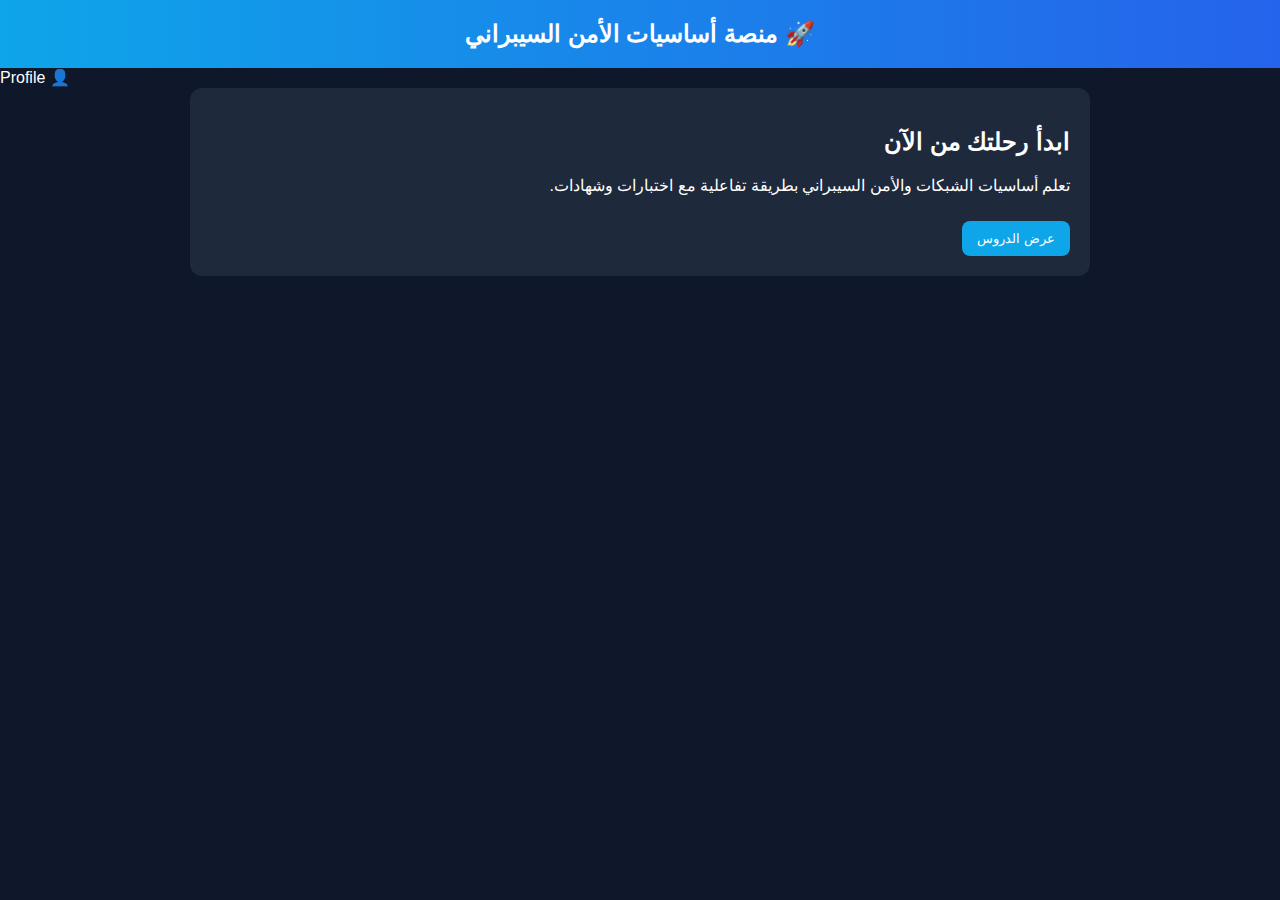
<file: index.html>
<!DOCTYPE html>
<html lang="ar" dir="rtl">
<head>
<meta charset="UTF-8">
<title>CyberEdu Platform</title>
<link rel="stylesheet" href="style.css">
</head>
<body>

<header>🚀 منصة أساسيات الأمن السيبراني</header>

<a href="profile.html" style="float:left; color:white; text-decoration:none;">👤 Profile</a>

  
<div class="container">
<div class="card">
<h2>ابدأ رحلتك من الآن</h2>
<p>تعلم أساسيات الشبكات والأمن السيبراني بطريقة تفاعلية مع اختبارات وشهادات.</p>
<a href="lessons.html"><button>عرض الدروس</button></a>
</div>
</div>

</body>
</html>
</file>
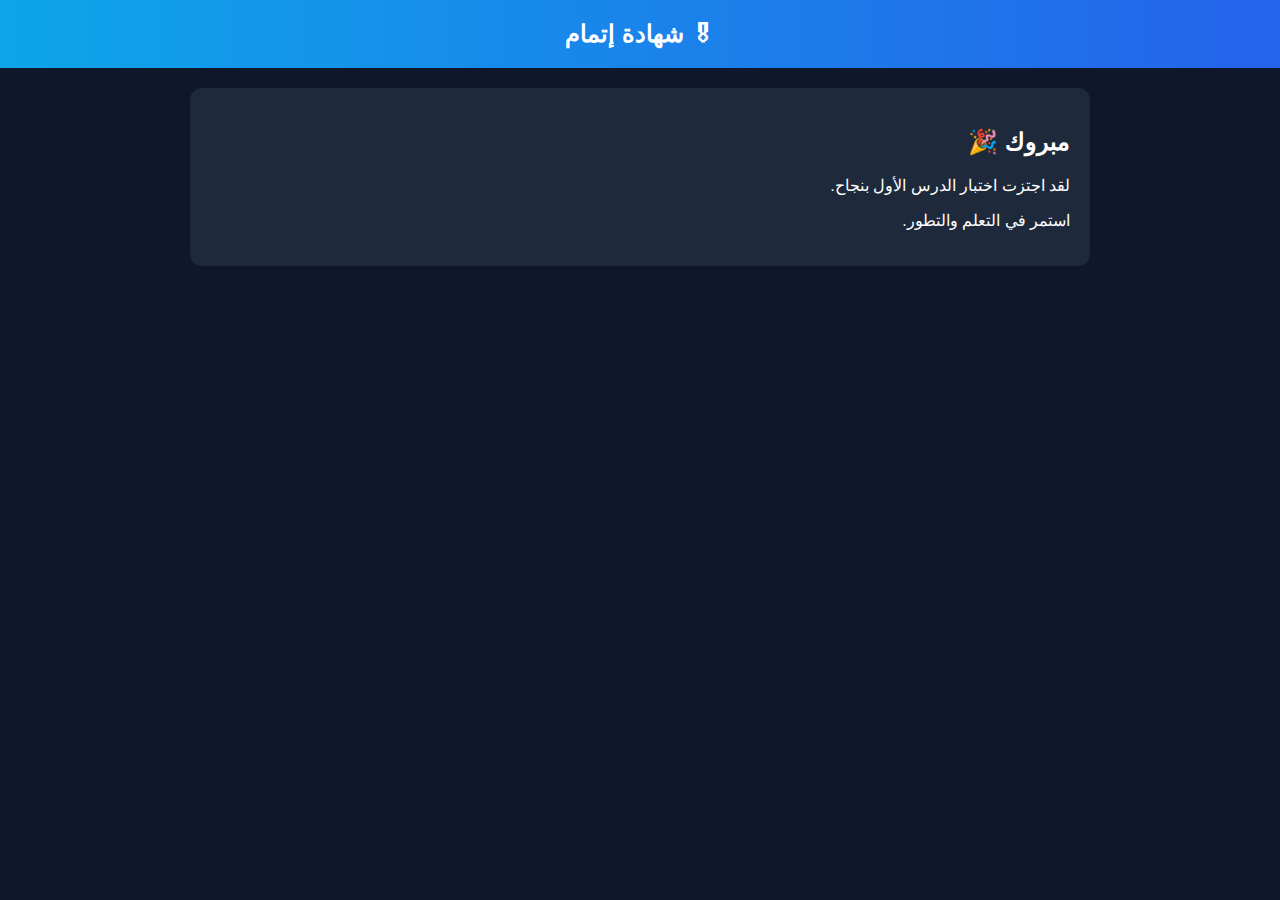
<file: certificate.html>
<!DOCTYPE html>
<html lang="ar" dir="rtl">
<head>
<meta charset="UTF-8">
<title>الشهادة</title>
<link rel="stylesheet" href="style.css">
</head>
<body>

<header>🎖  شهادة إتمام </header>

<div class="container">
<div class="card">
<h2>مبروك 🎉</h2>
<p>لقد اجتزت اختبار الدرس الأول بنجاح.</p>
<p>استمر في التعلم والتطور.</p>
</div>
</div>

</body>
</html>
</file>
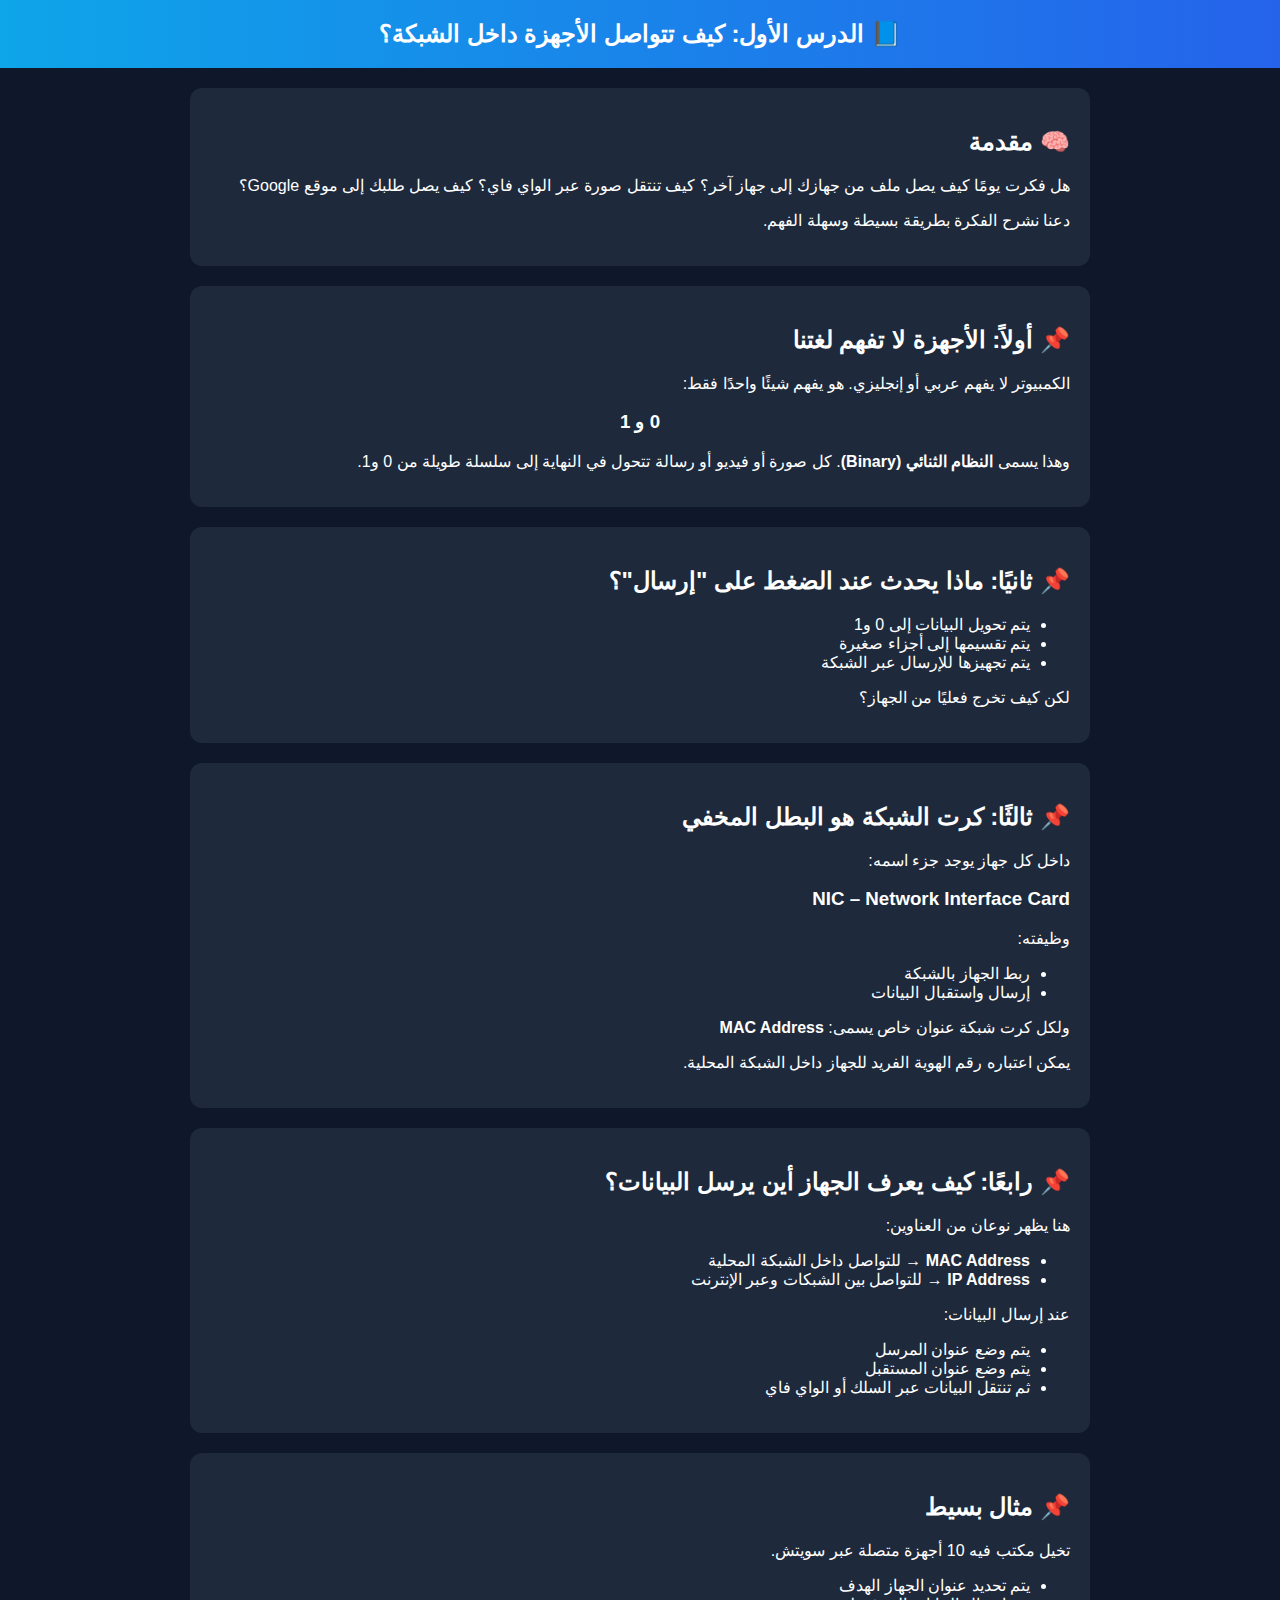
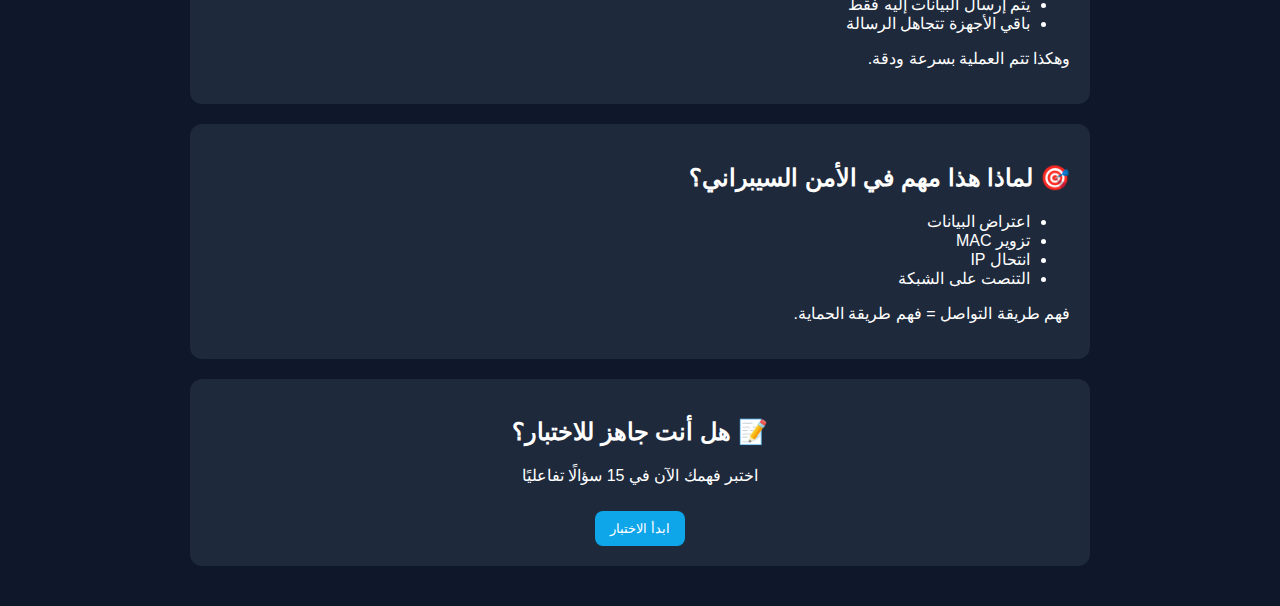
<file: lesson 1.html>
<!DOCTYPE html>
<html lang="ar" dir="rtl">
<head>
<meta charset="UTF-8">
<meta name="viewport" content="width=device-width, initial-scale=1.0">
<title>الدرس الأول - كيف تتواصل الأجهزة؟</title>
<link rel="stylesheet" href="style.css">
</head>

<body>

<header>📘 الدرس الأول: كيف تتواصل الأجهزة داخل الشبكة؟</header>

<div class="container">

<div class="card">
<h2>🧠 مقدمة</h2>
<p>
هل فكرت يومًا كيف يصل ملف من جهازك إلى جهاز آخر؟
كيف تنتقل صورة عبر الواي فاي؟
كيف يصل طلبك إلى موقع Google؟
</p>
<p>
دعنا نشرح الفكرة بطريقة بسيطة وسهلة الفهم.
</p>
</div>

<div class="card">
<h2>📌 أولاً: الأجهزة لا تفهم لغتنا</h2>
<p>
الكمبيوتر لا يفهم عربي أو إنجليزي.
هو يفهم شيئًا واحدًا فقط:
</p>

<h3 style="text-align:center;">0 و 1</h3>

<p>
وهذا يسمى <strong>النظام الثنائي (Binary)</strong>.
كل صورة أو فيديو أو رسالة تتحول في النهاية إلى سلسلة طويلة من 0 و1.
</p>
</div>

<div class="card">
<h2>📌 ثانيًا: ماذا يحدث عند الضغط على "إرسال"؟</h2>

<ul>
<li>يتم تحويل البيانات إلى 0 و1</li>
<li>يتم تقسيمها إلى أجزاء صغيرة</li>
<li>يتم تجهيزها للإرسال عبر الشبكة</li>
</ul>

<p>
لكن كيف تخرج فعليًا من الجهاز؟
</p>
</div>

<div class="card">
<h2>📌 ثالثًا: كرت الشبكة هو البطل المخفي</h2>

<p>
داخل كل جهاز يوجد جزء اسمه:
</p>

<h3>NIC – Network Interface Card</h3>

<p>
وظيفته:
</p>

<ul>
<li>ربط الجهاز بالشبكة</li>
<li>إرسال واستقبال البيانات</li>
</ul>

<p>
ولكل كرت شبكة عنوان خاص يسمى:
<strong>MAC Address</strong>
</p>

<p>
يمكن اعتباره رقم الهوية الفريد للجهاز داخل الشبكة المحلية.
</p>
</div>

<div class="card">
<h2>📌 رابعًا: كيف يعرف الجهاز أين يرسل البيانات؟</h2>

<p>
هنا يظهر نوعان من العناوين:
</p>

<ul>
<li><strong>MAC Address</strong> → للتواصل داخل الشبكة المحلية</li>
<li><strong>IP Address</strong> → للتواصل بين الشبكات وعبر الإنترنت</li>
</ul>

<p>
عند إرسال البيانات:
</p>

<ul>
<li>يتم وضع عنوان المرسل</li>
<li>يتم وضع عنوان المستقبل</li>
<li>ثم تنتقل البيانات عبر السلك أو الواي فاي</li>
</ul>
</div>

<div class="card">
<h2>📌 مثال بسيط</h2>

<p>
تخيل مكتب فيه 10 أجهزة متصلة عبر سويتش.
</p>

<ul>
<li>يتم تحديد عنوان الجهاز الهدف</li>
<li>يتم إرسال البيانات إليه فقط</li>
<li>باقي الأجهزة تتجاهل الرسالة</li>
</ul>

<p>
وهكذا تتم العملية بسرعة ودقة.
</p>
</div>

<div class="card">
<h2>🎯 لماذا هذا مهم في الأمن السيبراني؟</h2>

<ul>
<li>اعتراض البيانات</li>
<li>تزوير MAC</li>
<li>انتحال IP</li>
<li>التنصت على الشبكة</li>
</ul>

<p>
فهم طريقة التواصل = فهم طريقة الحماية.
</p>
</div>

<div class="card" style="text-align:center;">
<h2>📝 هل أنت جاهز للاختبار؟</h2>
<p>اختبر فهمك الآن في 15 سؤالًا تفاعليًا</p>
<a href="quiz1.html"><button>ابدأ الاختبار</button></a>
</div>

</div>

</body>
</html>
</file>
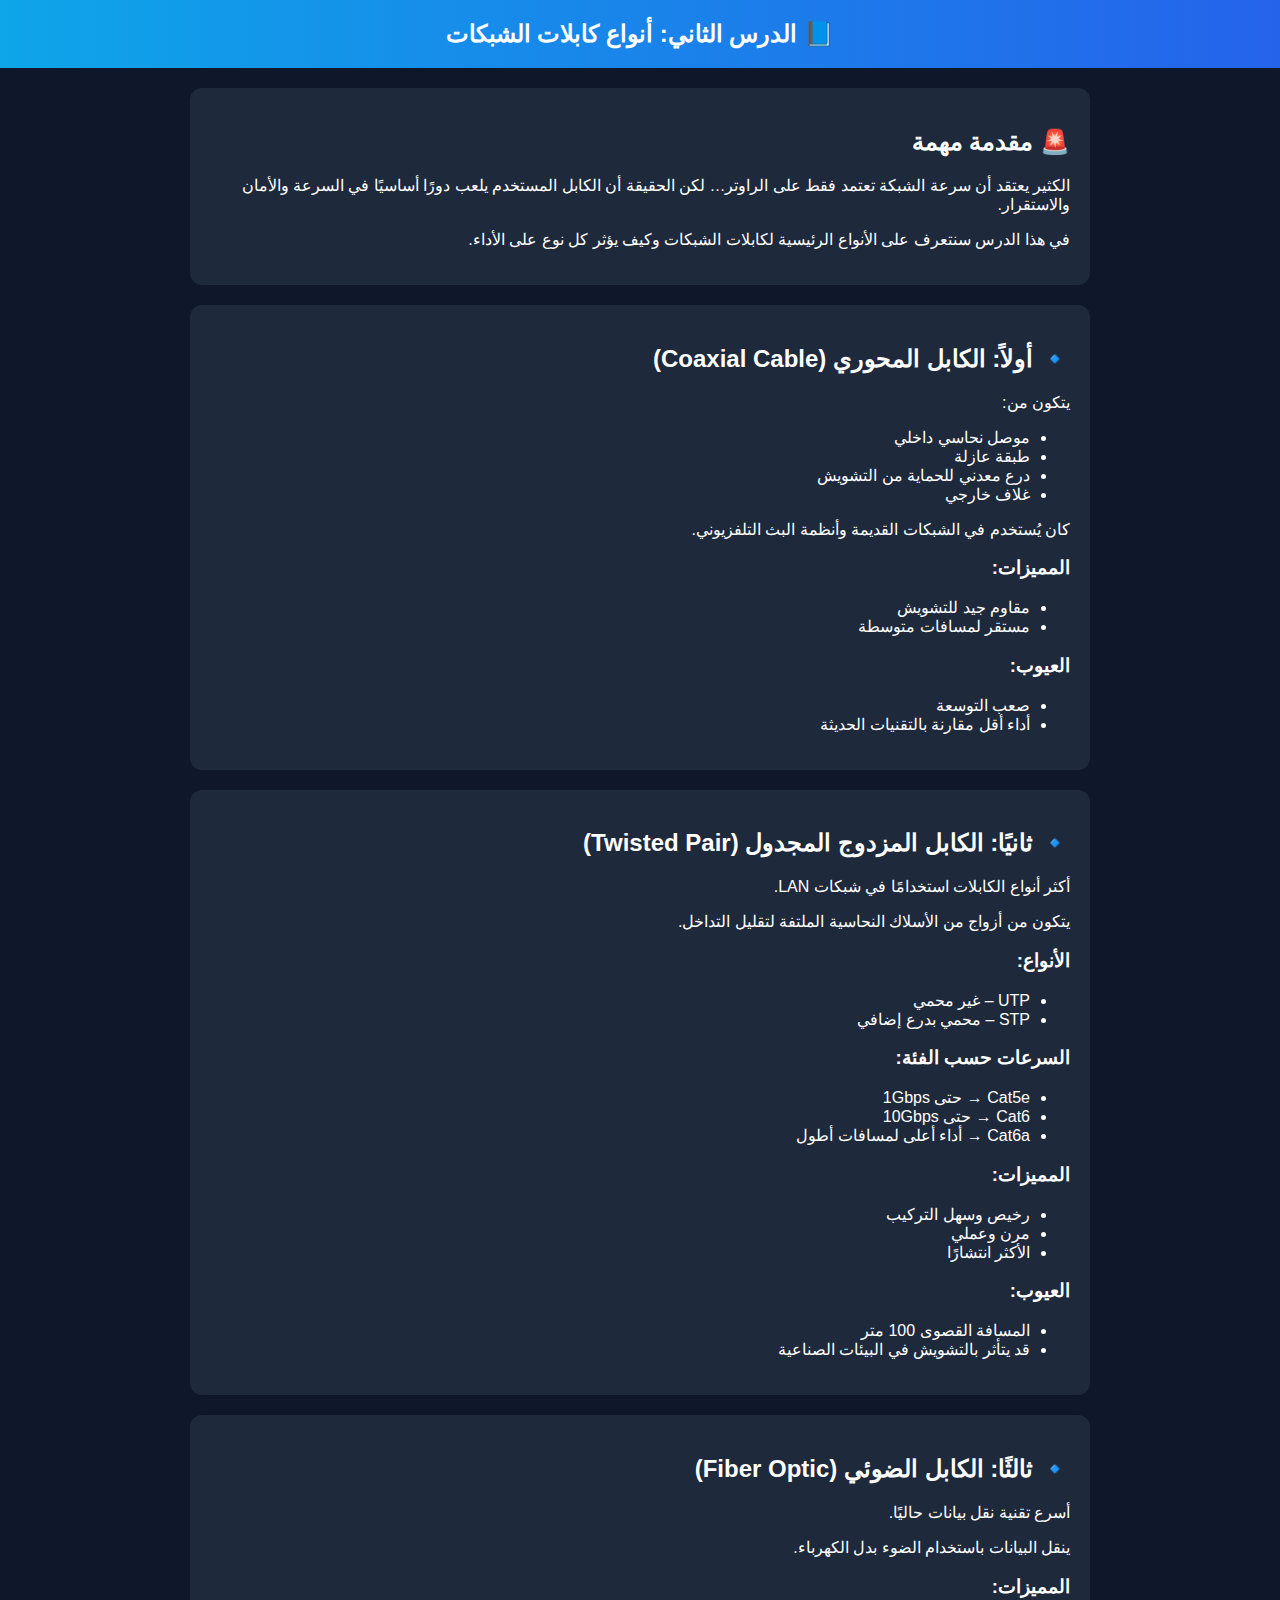
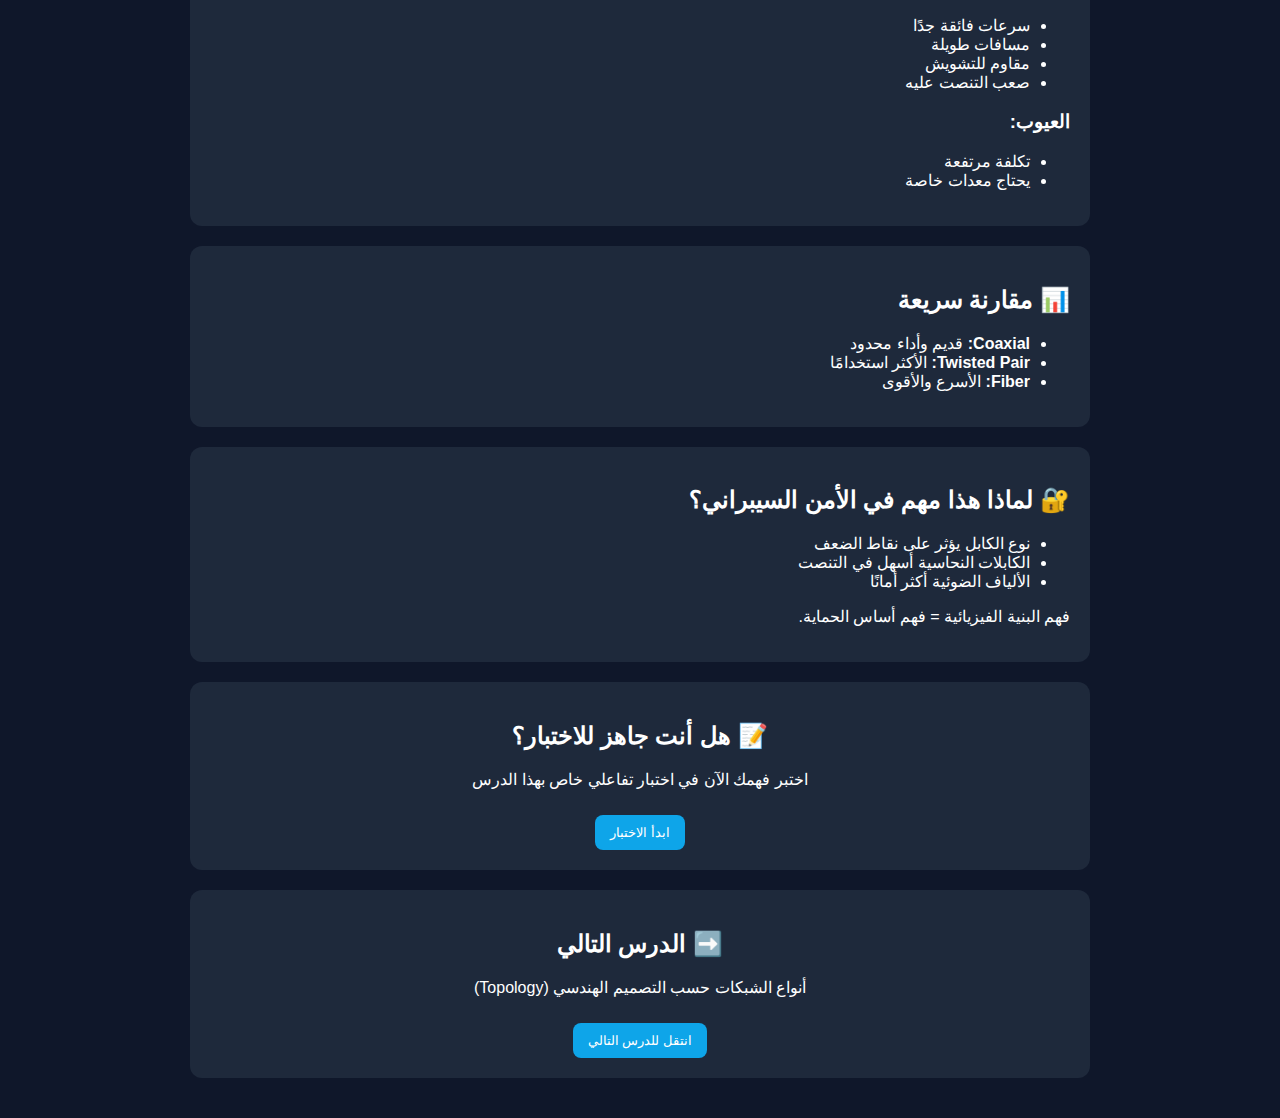
<file: lesson2.html>
<!DOCTYPE html>
<html lang="ar" dir="rtl">
<head>
<meta charset="UTF-8">
<meta name="viewport" content="width=device-width, initial-scale=1.0">
<title>الدرس الثاني - أنواع كابلات الشبكات</title>
<link rel="stylesheet" href="style.css">
</head>

<body>

<header>📘 الدرس الثاني: أنواع كابلات الشبكات</header>

<div class="container">

<div class="card">
<h2>🚨 مقدمة مهمة</h2>
<p>
الكثير يعتقد أن سرعة الشبكة تعتمد فقط على الراوتر…
لكن الحقيقة أن الكابل المستخدم يلعب دورًا أساسيًا في السرعة والأمان والاستقرار.
</p>
<p>
في هذا الدرس سنتعرف على الأنواع الرئيسية لكابلات الشبكات وكيف يؤثر كل نوع على الأداء.
</p>
</div>

<div class="card">
<h2>🔹 أولاً: الكابل المحوري (Coaxial Cable)</h2>

<p>
يتكون من:
</p>

<ul>
<li>موصل نحاسي داخلي</li>
<li>طبقة عازلة</li>
<li>درع معدني للحماية من التشويش</li>
<li>غلاف خارجي</li>
</ul>

<p>
كان يُستخدم في الشبكات القديمة وأنظمة البث التلفزيوني.
</p>

<h3>المميزات:</h3>
<ul>
<li>مقاوم جيد للتشويش</li>
<li>مستقر لمسافات متوسطة</li>
</ul>

<h3>العيوب:</h3>
<ul>
<li>صعب التوسعة</li>
<li>أداء أقل مقارنة بالتقنيات الحديثة</li>
</ul>
</div>

<div class="card">
<h2>🔹 ثانيًا: الكابل المزدوج المجدول (Twisted Pair)</h2>

<p>
أكثر أنواع الكابلات استخدامًا في شبكات LAN.
</p>

<p>
يتكون من أزواج من الأسلاك النحاسية الملتفة لتقليل التداخل.
</p>

<h3>الأنواع:</h3>
<ul>
<li>UTP – غير محمي</li>
<li>STP – محمي بدرع إضافي</li>
</ul>

<h3>السرعات حسب الفئة:</h3>
<ul>
<li>Cat5e → حتى 1Gbps</li>
<li>Cat6 → حتى 10Gbps</li>
<li>Cat6a → أداء أعلى لمسافات أطول</li>
</ul>

<h3>المميزات:</h3>
<ul>
<li>رخيص وسهل التركيب</li>
<li>مرن وعملي</li>
<li>الأكثر انتشارًا</li>
</ul>

<h3>العيوب:</h3>
<ul>
<li>المسافة القصوى 100 متر</li>
<li>قد يتأثر بالتشويش في البيئات الصناعية</li>
</ul>
</div>

<div class="card">
<h2>🔹 ثالثًا: الكابل الضوئي (Fiber Optic)</h2>

<p>
أسرع تقنية نقل بيانات حاليًا.
</p>

<p>
ينقل البيانات باستخدام الضوء بدل الكهرباء.
</p>

<h3>المميزات:</h3>
<ul>
<li>سرعات فائقة جدًا</li>
<li>مسافات طويلة</li>
<li>مقاوم للتشويش</li>
<li>صعب التنصت عليه</li>
</ul>

<h3>العيوب:</h3>
<ul>
<li>تكلفة مرتفعة</li>
<li>يحتاج معدات خاصة</li>
</ul>
</div>

<div class="card">
<h2>📊 مقارنة سريعة</h2>

<ul>
<li><strong>Coaxial:</strong> قديم وأداء محدود</li>
<li><strong>Twisted Pair:</strong> الأكثر استخدامًا</li>
<li><strong>Fiber:</strong> الأسرع والأقوى</li>
</ul>

</div>

<div class="card">
<h2>🔐 لماذا هذا مهم في الأمن السيبراني؟</h2>

<ul>
<li>نوع الكابل يؤثر على نقاط الضعف</li>
<li>الكابلات النحاسية أسهل في التنصت</li>
<li>الألياف الضوئية أكثر أمانًا</li>
</ul>

<p>
فهم البنية الفيزيائية = فهم أساس الحماية.
</p>
</div>

<div class="card" style="text-align:center;">
<h2>📝 هل أنت جاهز للاختبار؟</h2>
<p>اختبر فهمك الآن في اختبار تفاعلي خاص بهذا الدرس</p>
<a href="quiz2.html"><button>ابدأ الاختبار</button></a>
</div>

<div class="card" style="text-align:center;">
<h2>➡️ الدرس التالي</h2>
<p>أنواع الشبكات حسب التصميم الهندسي (Topology)</p>
<a href="lesson3.html"><button>انتقل للدرس التالي</button></a>
</div>

</div>

</body>
</html>
</file>
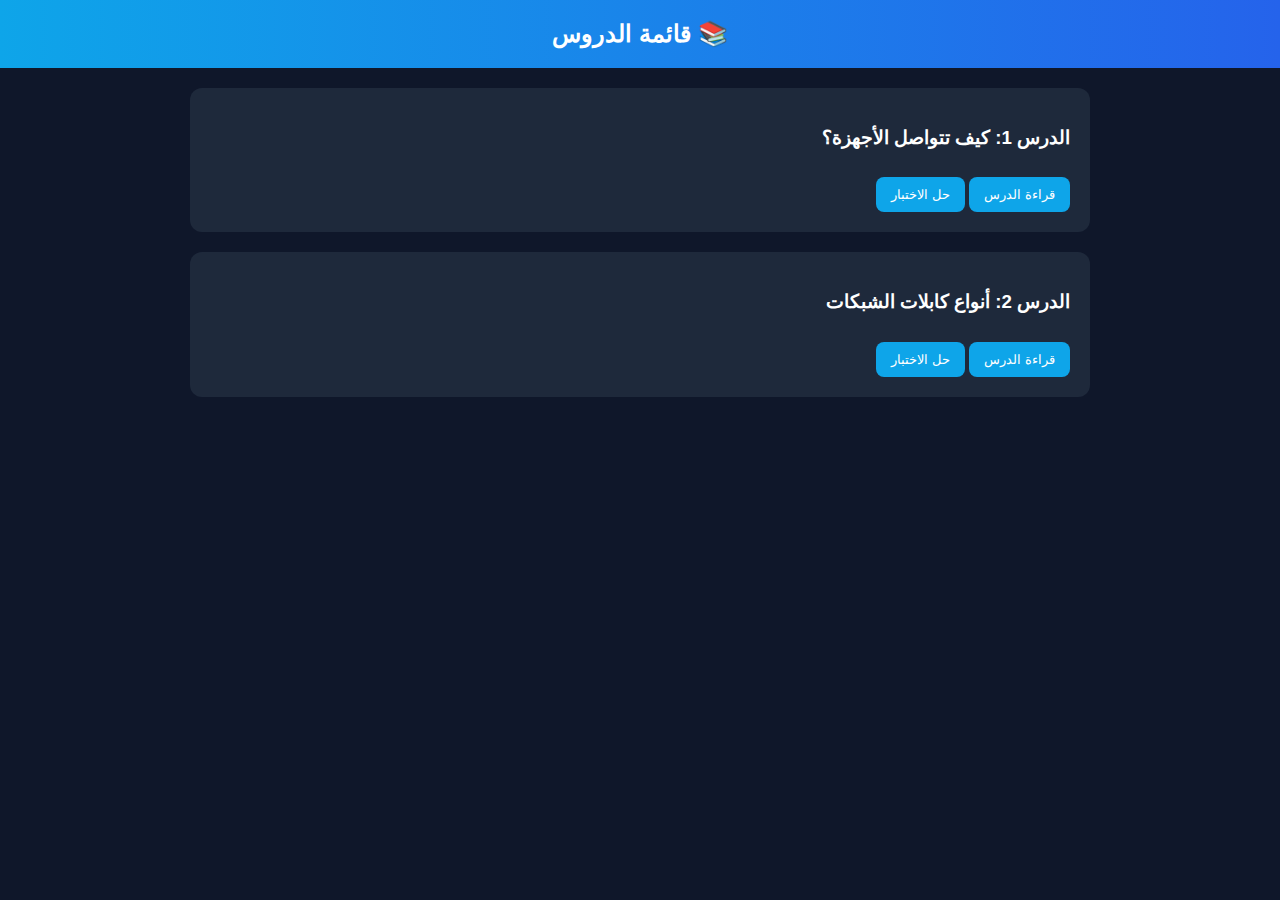
<file: lessons.html>
<!DOCTYPE html>
<html lang="ar" dir="rtl">
<head>
<meta charset="UTF-8">
<title>الدروس</title>
<link rel="stylesheet" href="style.css">
</head>
<body>

<header>📚 قائمة الدروس</header>

<div class="container">

<div class="card">
<h3>الدرس 1: كيف تتواصل الأجهزة؟</h3>
<a href="lesson1.html"><button>قراءة الدرس</button></a>
<a href="quiz1.html"><button>حل الاختبار</button></a>
</div>

<div class="card">
<h3>الدرس 2: أنواع كابلات الشبكات</h3>
<a href="lesson2.html"><button>قراءة الدرس</button></a>
<a href="quiz2.html"><button>حل الاختبار</button></a>
</div>




</div>

</body>
</html>
</file>
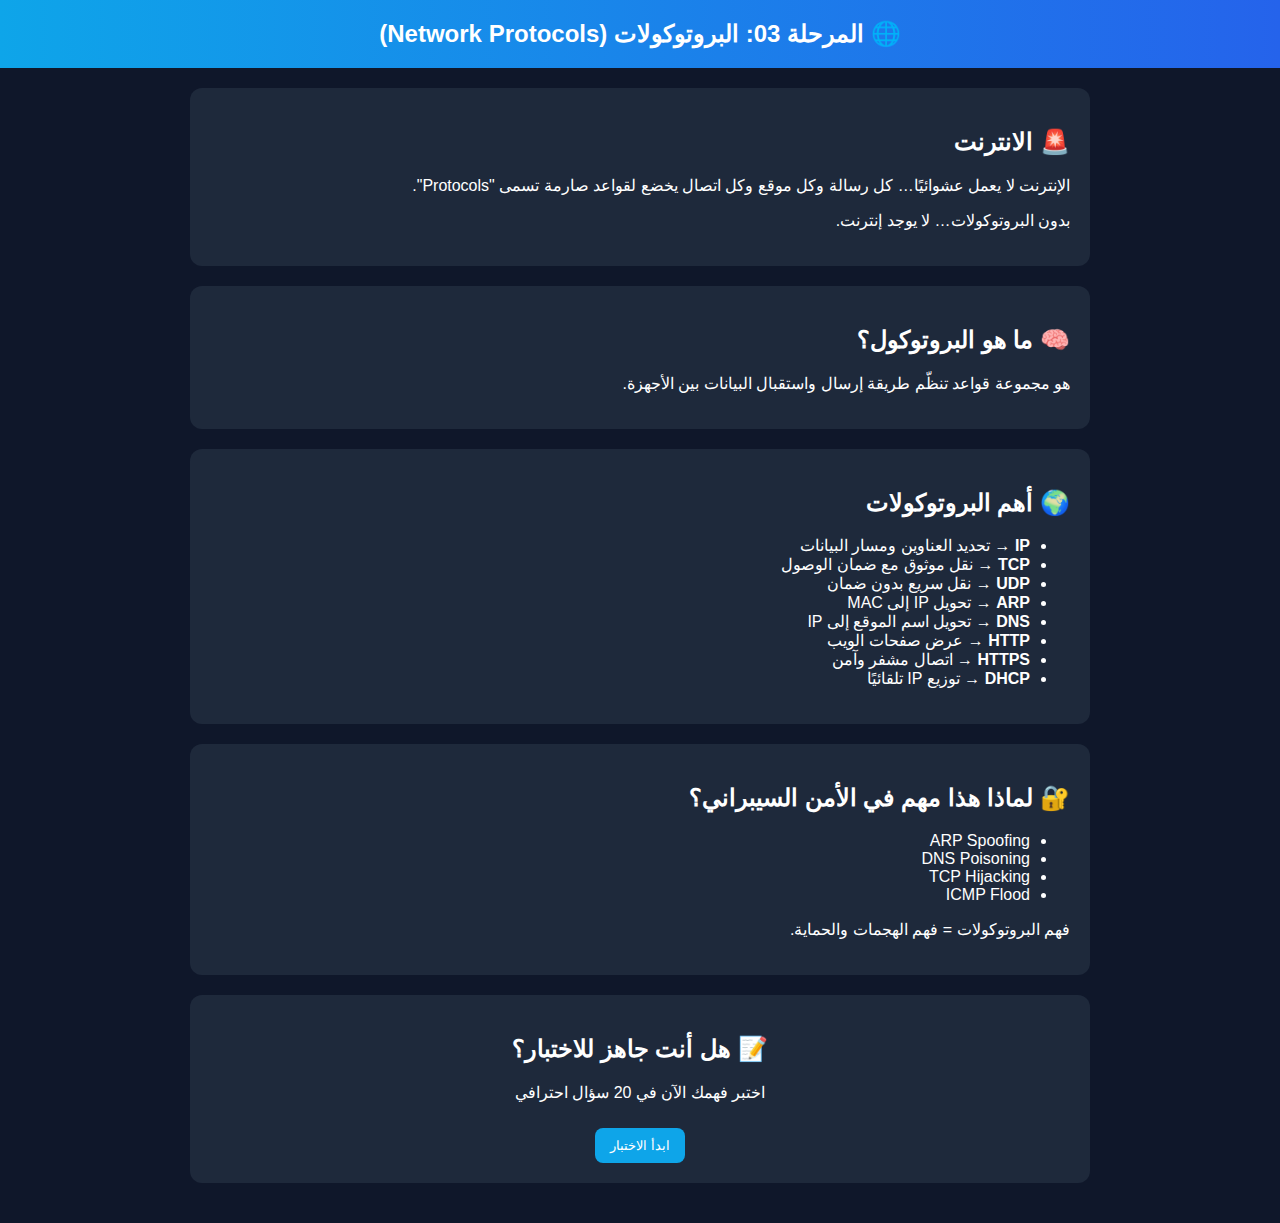
<file: protocols.html>
<!DOCTYPE html>
<html lang="ar" dir="rtl">
<head>
<meta charset="UTF-8">
<meta name="viewport" content="width=device-width, initial-scale=1.0">
<title>المرحلة 03 - البروتوكولات</title>
<link rel="stylesheet" href="style.css">
</head>

<body>

<header>🌐 المرحلة 03: البروتوكولات (Network Protocols)</header>

<div class="container">

<div class="card">
<h2>🚨  الانترنت</h2>
<p>
الإنترنت لا يعمل عشوائيًا…
كل رسالة وكل موقع وكل اتصال يخضع لقواعد صارمة تسمى "Protocols".
</p>
<p>
بدون البروتوكولات… لا يوجد إنترنت.
</p>
</div>

<div class="card">
<h2>🧠 ما هو البروتوكول؟</h2>
<p>
هو مجموعة قواعد تنظّم طريقة إرسال واستقبال البيانات بين الأجهزة.
</p>
</div>

<div class="card">
<h2>🌍 أهم البروتوكولات</h2>

<ul>
<li><strong>IP</strong> → تحديد العناوين ومسار البيانات</li>
<li><strong>TCP</strong> → نقل موثوق مع ضمان الوصول</li>
<li><strong>UDP</strong> → نقل سريع بدون ضمان</li>
<li><strong>ARP</strong> → تحويل IP إلى MAC</li>
<li><strong>DNS</strong> → تحويل اسم الموقع إلى IP</li>
<li><strong>HTTP</strong> → عرض صفحات الويب</li>
<li><strong>HTTPS</strong> → اتصال مشفر وآمن</li>
<li><strong>DHCP</strong> → توزيع IP تلقائيًا</li>
</ul>

</div>

<div class="card">
<h2>🔐 لماذا هذا مهم في الأمن السيبراني؟</h2>
<ul>
<li>ARP Spoofing</li>
<li>DNS Poisoning</li>
<li>TCP Hijacking</li>
<li>ICMP Flood</li>
</ul>
<p>
فهم البروتوكولات = فهم الهجمات والحماية.
</p>
</div>

<div class="card" style="text-align:center;">
<h2>📝 هل أنت جاهز للاختبار؟</h2>
<p>اختبر فهمك الآن في 20 سؤال احترافي</p>
<a href="quiz_protocols.html"><button>ابدأ الاختبار</button></a>
</div>

</div>

</body>
</html>
</file>
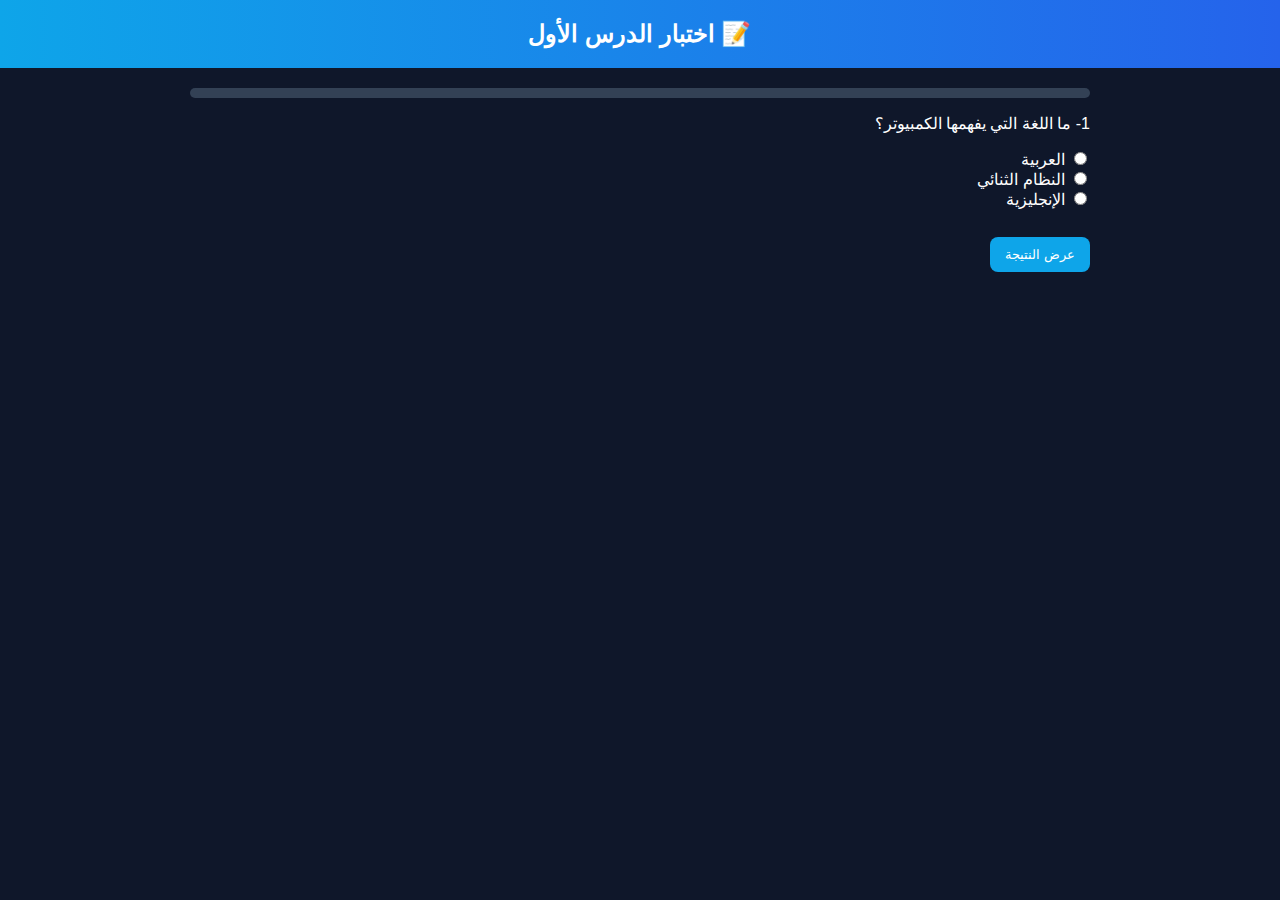
<file: quiz1.html>
<!DOCTYPE html>
<html lang="ar" dir="rtl">
<head>
<meta charset="UTF-8">
<title>اختبار الدرس</title>
<link rel="stylesheet" href="style.css">
<script src="script.js" defer></script>
</head>
<body>

<header>📝 اختبار الدرس الأول</header>

<div class="container">

<div class="progress">
<div class="progress-bar" id="progressBar"></div>
</div>

<form id="quizForm">

<p>1- ما اللغة التي يفهمها الكمبيوتر؟</p>
<input type="radio" name="q1" value="0"> العربية<br>
<input type="radio" name="q1" value="1"> النظام الثنائي<br>
<input type="radio" name="q1" value="0"> الإنجليزية<br><br>

<button type="button" onclick="calculateScore()">عرض النتيجة</button>

</form>

<div id="result"></div>

</div>

</body>
</html>
</file>
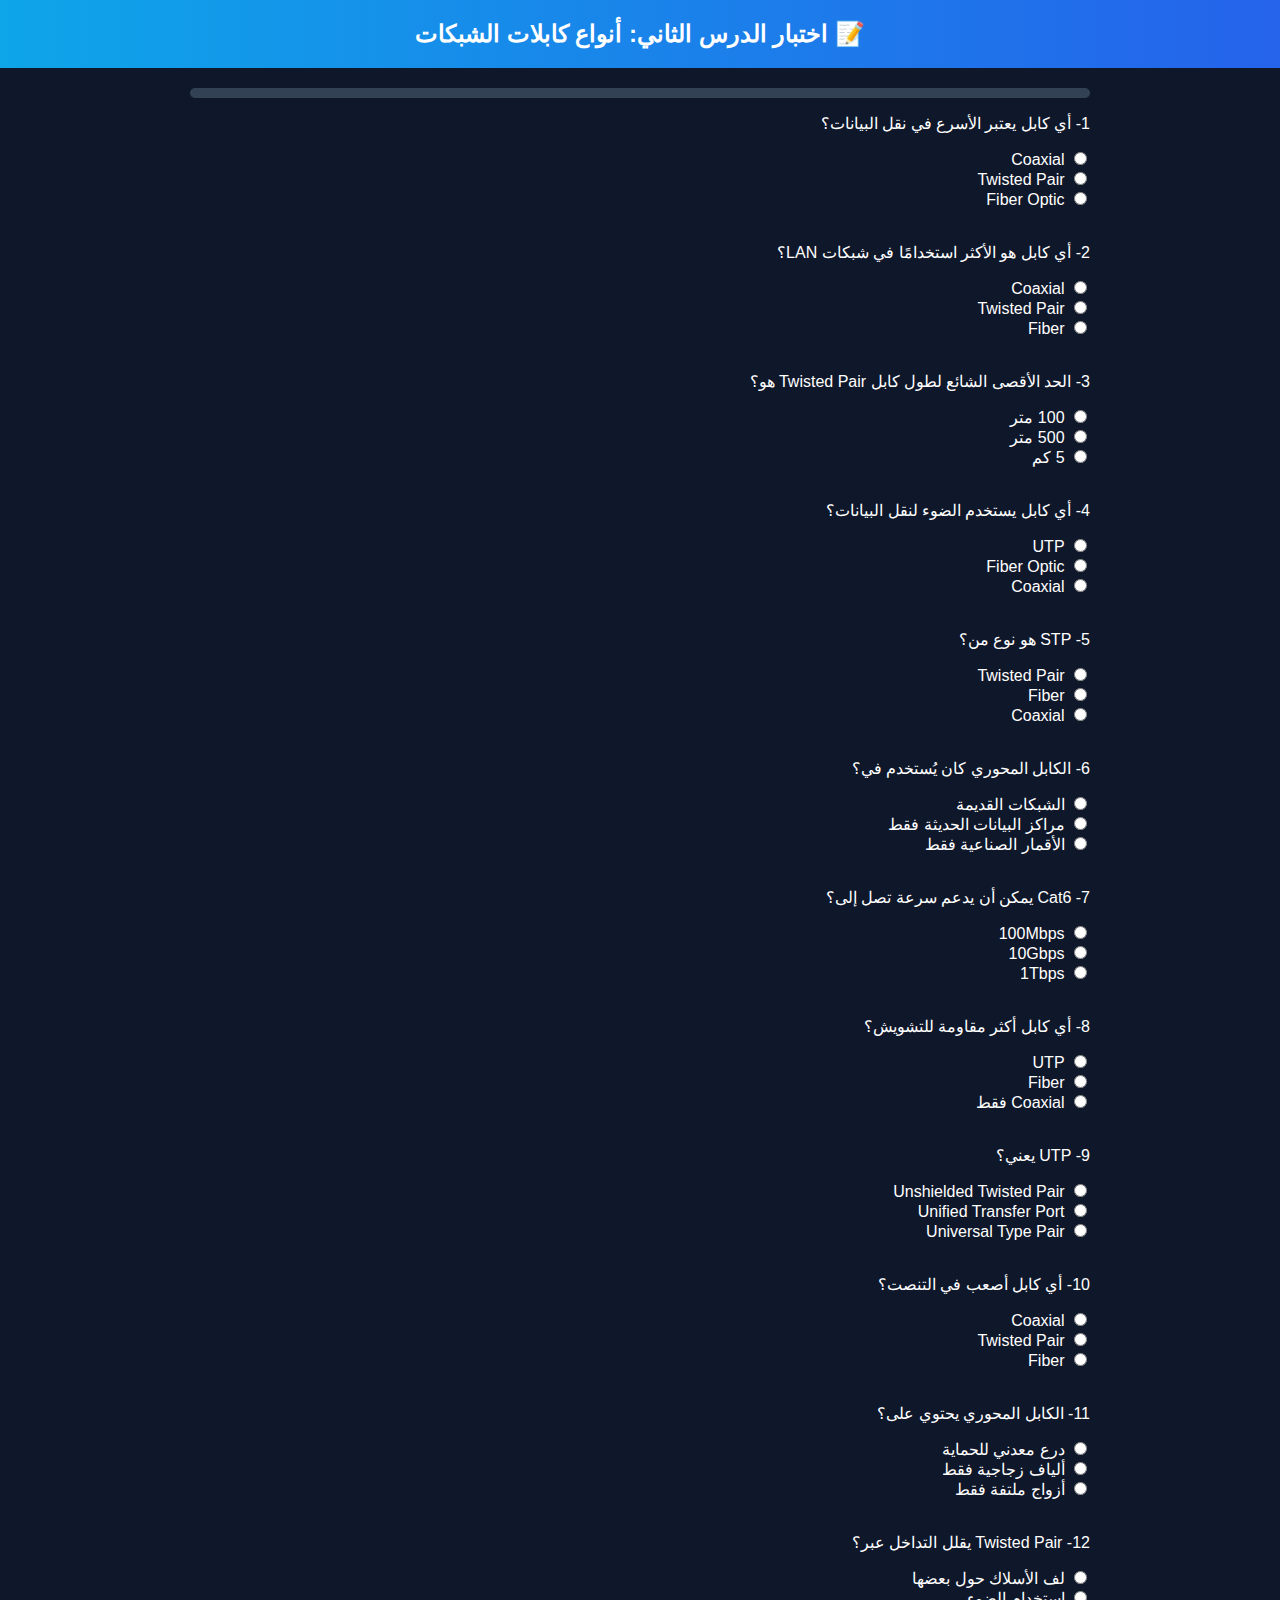
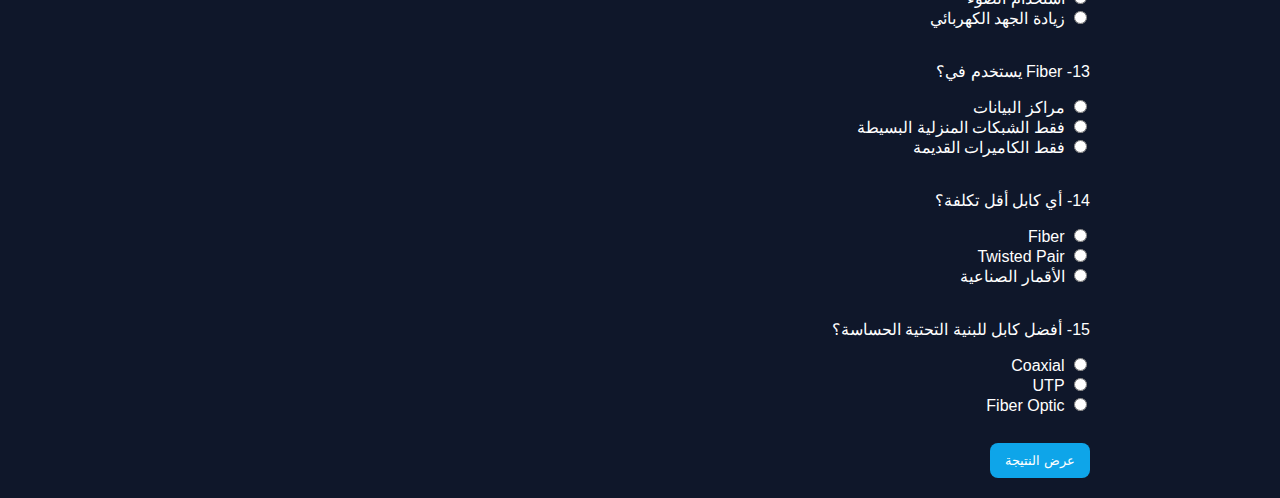
<file: quiz2.html>
<!DOCTYPE html>
<html lang="ar" dir="rtl">
<head>
<meta charset="UTF-8">
<meta name="viewport" content="width=device-width, initial-scale=1.0">
<title>اختبار الدرس الثاني</title>
<link rel="stylesheet" href="style.css">
<script src="script2.js" defer></script>
</head>

<body>

<header>📝 اختبار الدرس الثاني: أنواع كابلات الشبكات</header>

<div class="container">

<div class="progress">
<div class="progress-bar" id="progressBar"></div>
</div>

<form id="quizForm">

<!-- سؤال 1 -->
<p>1- أي كابل يعتبر الأسرع في نقل البيانات؟</p>
<input type="radio" name="q1" value="0"> Coaxial<br>
<input type="radio" name="q1" value="0"> Twisted Pair<br>
<input type="radio" name="q1" value="1"> Fiber Optic<br><br>

<!-- سؤال 2 -->
<p>2- أي كابل هو الأكثر استخدامًا في شبكات LAN؟</p>
<input type="radio" name="q2" value="0"> Coaxial<br>
<input type="radio" name="q2" value="1"> Twisted Pair<br>
<input type="radio" name="q2" value="0"> Fiber<br><br>

<!-- سؤال 3 -->
<p>3- الحد الأقصى الشائع لطول كابل Twisted Pair هو؟</p>
<input type="radio" name="q3" value="1"> 100 متر<br>
<input type="radio" name="q3" value="0"> 500 متر<br>
<input type="radio" name="q3" value="0"> 5 كم<br><br>

<!-- سؤال 4 -->
<p>4- أي كابل يستخدم الضوء لنقل البيانات؟</p>
<input type="radio" name="q4" value="0"> UTP<br>
<input type="radio" name="q4" value="1"> Fiber Optic<br>
<input type="radio" name="q4" value="0"> Coaxial<br><br>

<!-- سؤال 5 -->
<p>5- STP هو نوع من؟</p>
<input type="radio" name="q5" value="1"> Twisted Pair<br>
<input type="radio" name="q5" value="0"> Fiber<br>
<input type="radio" name="q5" value="0"> Coaxial<br><br>

<!-- سؤال 6 -->
<p>6- الكابل المحوري كان يُستخدم في؟</p>
<input type="radio" name="q6" value="1"> الشبكات القديمة<br>
<input type="radio" name="q6" value="0"> مراكز البيانات الحديثة فقط<br>
<input type="radio" name="q6" value="0"> الأقمار الصناعية فقط<br><br>

<!-- سؤال 7 -->
<p>7- Cat6 يمكن أن يدعم سرعة تصل إلى؟</p>
<input type="radio" name="q7" value="0"> 100Mbps<br>
<input type="radio" name="q7" value="1"> 10Gbps<br>
<input type="radio" name="q7" value="0"> 1Tbps<br><br>

<!-- سؤال 8 -->
<p>8- أي كابل أكثر مقاومة للتشويش؟</p>
<input type="radio" name="q8" value="0"> UTP<br>
<input type="radio" name="q8" value="1"> Fiber<br>
<input type="radio" name="q8" value="0"> Coaxial فقط<br><br>

<!-- سؤال 9 -->
<p>9- UTP يعني؟</p>
<input type="radio" name="q9" value="1"> Unshielded Twisted Pair<br>
<input type="radio" name="q9" value="0"> Unified Transfer Port<br>
<input type="radio" name="q9" value="0"> Universal Type Pair<br><br>

<!-- سؤال 10 -->
<p>10- أي كابل أصعب في التنصت؟</p>
<input type="radio" name="q10" value="0"> Coaxial<br>
<input type="radio" name="q10" value="0"> Twisted Pair<br>
<input type="radio" name="q10" value="1"> Fiber<br><br>

<!-- سؤال 11 -->
<p>11- الكابل المحوري يحتوي على؟</p>
<input type="radio" name="q11" value="1"> درع معدني للحماية<br>
<input type="radio" name="q11" value="0"> ألياف زجاجية فقط<br>
<input type="radio" name="q11" value="0"> أزواج ملتفة فقط<br><br>

<!-- سؤال 12 -->
<p>12- Twisted Pair يقلل التداخل عبر؟</p>
<input type="radio" name="q12" value="1"> لف الأسلاك حول بعضها<br>
<input type="radio" name="q12" value="0"> استخدام الضوء<br>
<input type="radio" name="q12" value="0"> زيادة الجهد الكهربائي<br><br>

<!-- سؤال 13 -->
<p>13- Fiber يستخدم في؟</p>
<input type="radio" name="q13" value="1"> مراكز البيانات<br>
<input type="radio" name="q13" value="0"> فقط الشبكات المنزلية البسيطة<br>
<input type="radio" name="q13" value="0"> فقط الكاميرات القديمة<br><br>

<!-- سؤال 14 -->
<p>14- أي كابل أقل تكلفة؟</p>
<input type="radio" name="q14" value="0"> Fiber<br>
<input type="radio" name="q14" value="1"> Twisted Pair<br>
<input type="radio" name="q14" value="0"> الأقمار الصناعية<br><br>

<!-- سؤال 15 -->
<p>15- أفضل كابل للبنية التحتية الحساسة؟</p>
<input type="radio" name="q15" value="0"> Coaxial<br>
<input type="radio" name="q15" value="0"> UTP<br>
<input type="radio" name="q15" value="1"> Fiber Optic<br><br>

<button type="button" onclick="calculateScore()">عرض النتيجة</button>

</form>

<div id="result"></div>

</div>

</body>
</html>
</file>
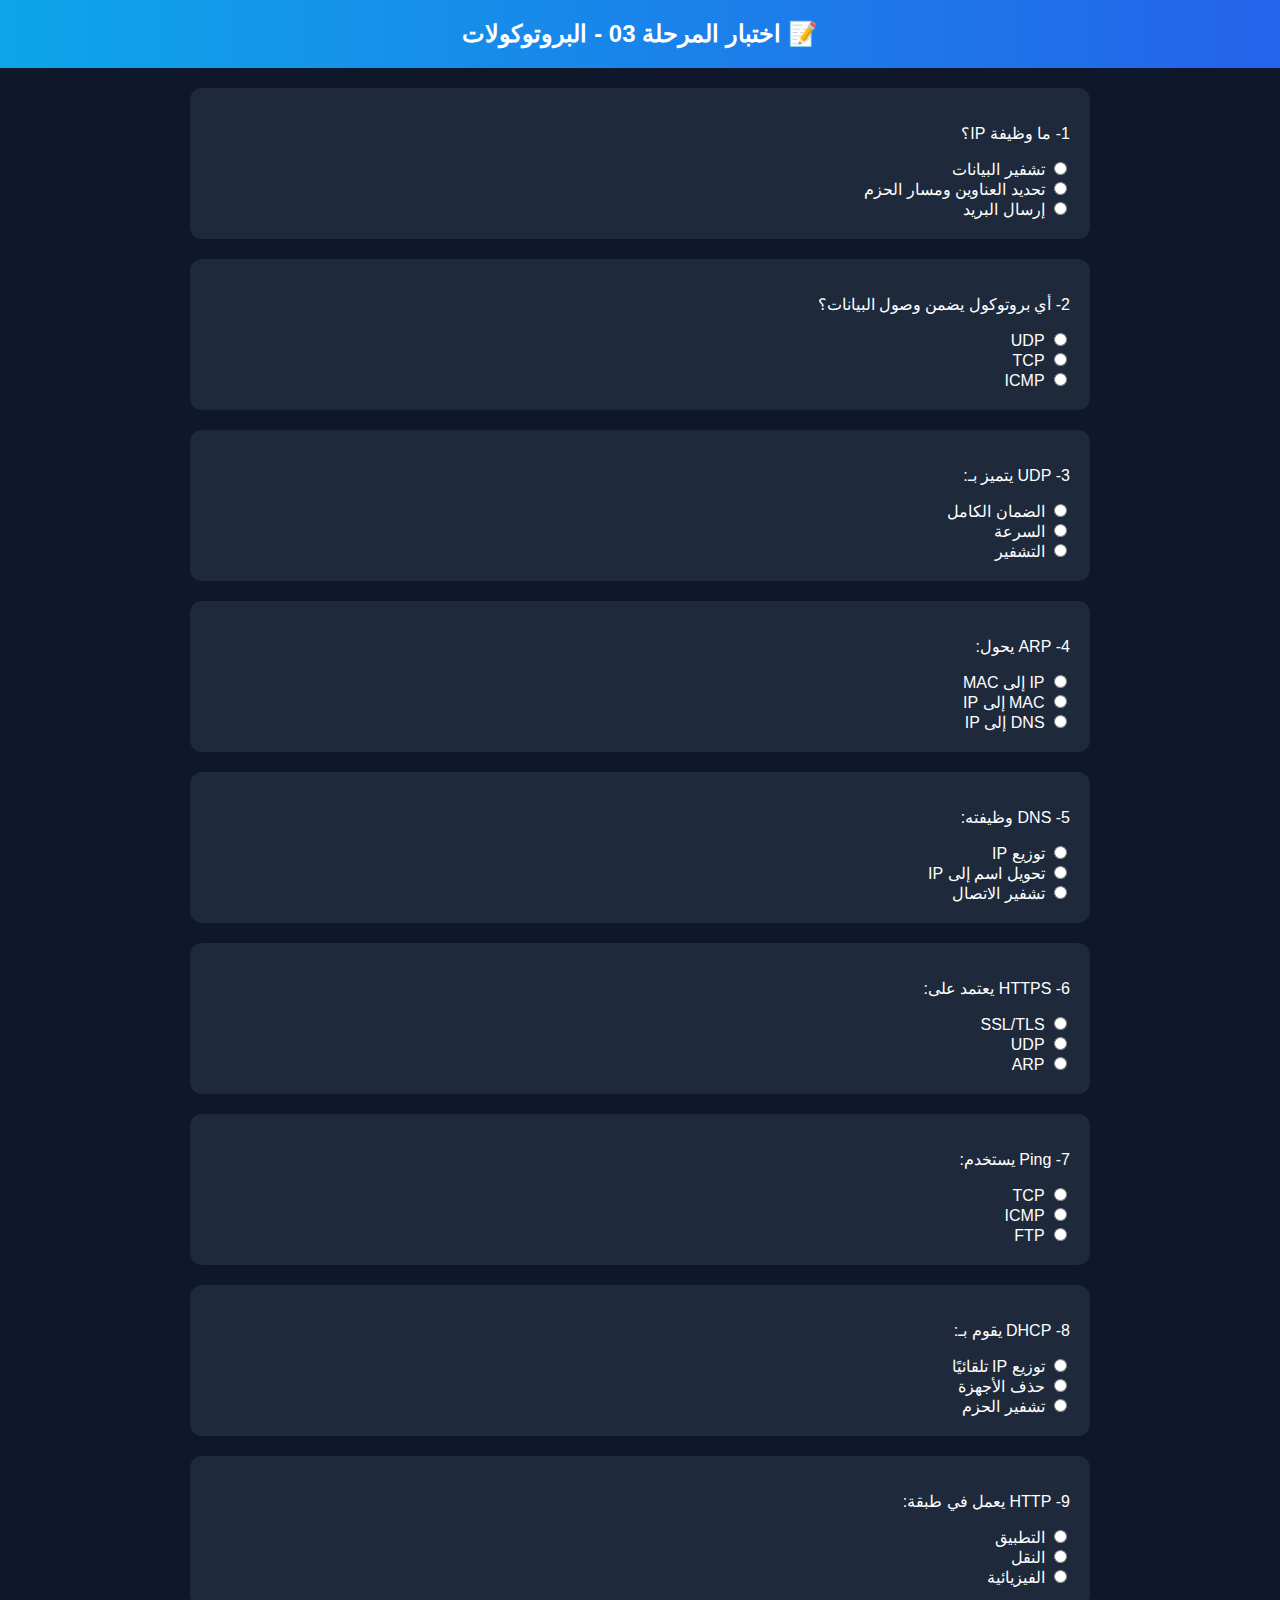
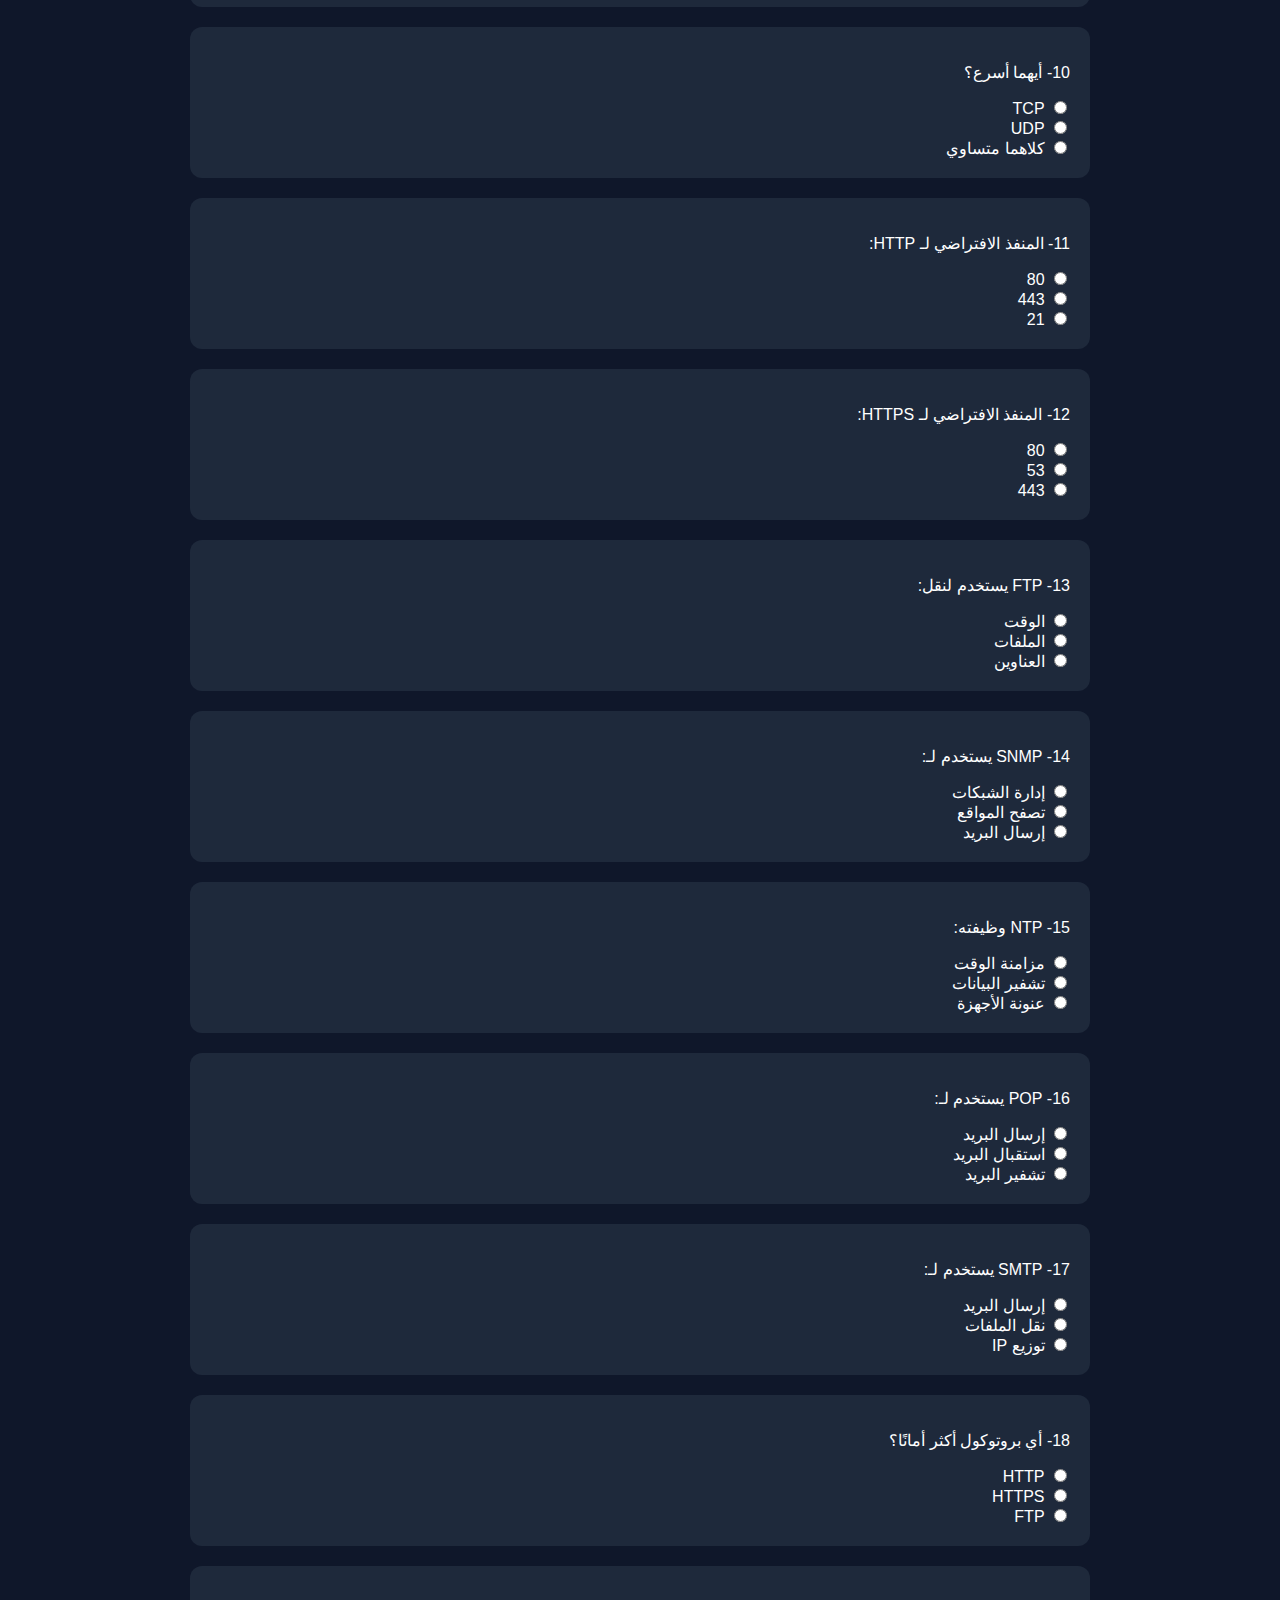
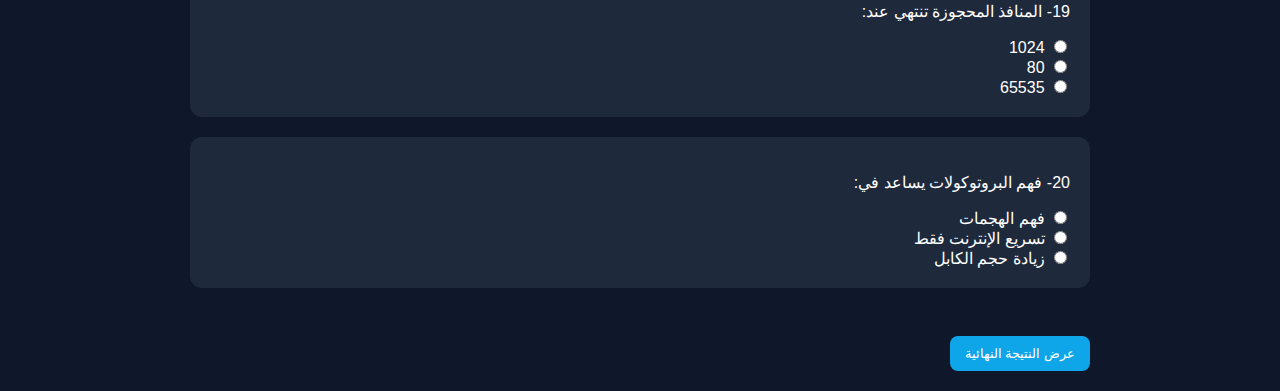
<file: quiz_protocols.html>
<!DOCTYPE html>
<html lang="ar" dir="rtl">
<head>
<meta charset="UTF-8">
<title>اختبار البروتوكولات</title>
<link rel="stylesheet" href="style.css">
<script src="quiz_protocols.js" defer></script>
</head>

<body>

<header>📝 اختبار المرحلة 03 - البروتوكولات</header>

<div class="container">

<form id="quizForm">

<div id="questions"></div>

<br>
<button type="button" onclick="calculateScore()">عرض النتيجة النهائية</button>

</form>

<div id="result"></div>

</div>

</body>
</html>
</file>
<file: style.css>
body {
    margin: 0;
    font-family: 'Segoe UI', sans-serif;
    background: #0f172a;
    color: #fff;
}

header {
    background: linear-gradient(90deg, #0ea5e9, #2563eb);
    padding: 20px;
    text-align: center;
    font-size: 24px;
    font-weight: bold;
}

.container {
    max-width: 900px;
    margin: auto;
    padding: 20px;
}

.card {
    background: #1e293b;
    padding: 20px;
    border-radius: 12px;
    margin-bottom: 20px;
    transition: 0.3s;
}

.card:hover {
    transform: scale(1.02);
}

button {
    padding: 10px 15px;
    border: none;
    border-radius: 8px;
    background: #0ea5e9;
    color: white;
    cursor: pointer;
    margin-top: 10px;
}

button:hover {
    background: #2563eb;
}

.progress {
    height: 10px;
    background: #334155;
    border-radius: 10px;
    overflow: hidden;
}

.progress-bar {
    height: 100%;
    background: #0ea5e9;
    width: 0%;
}
</file>
